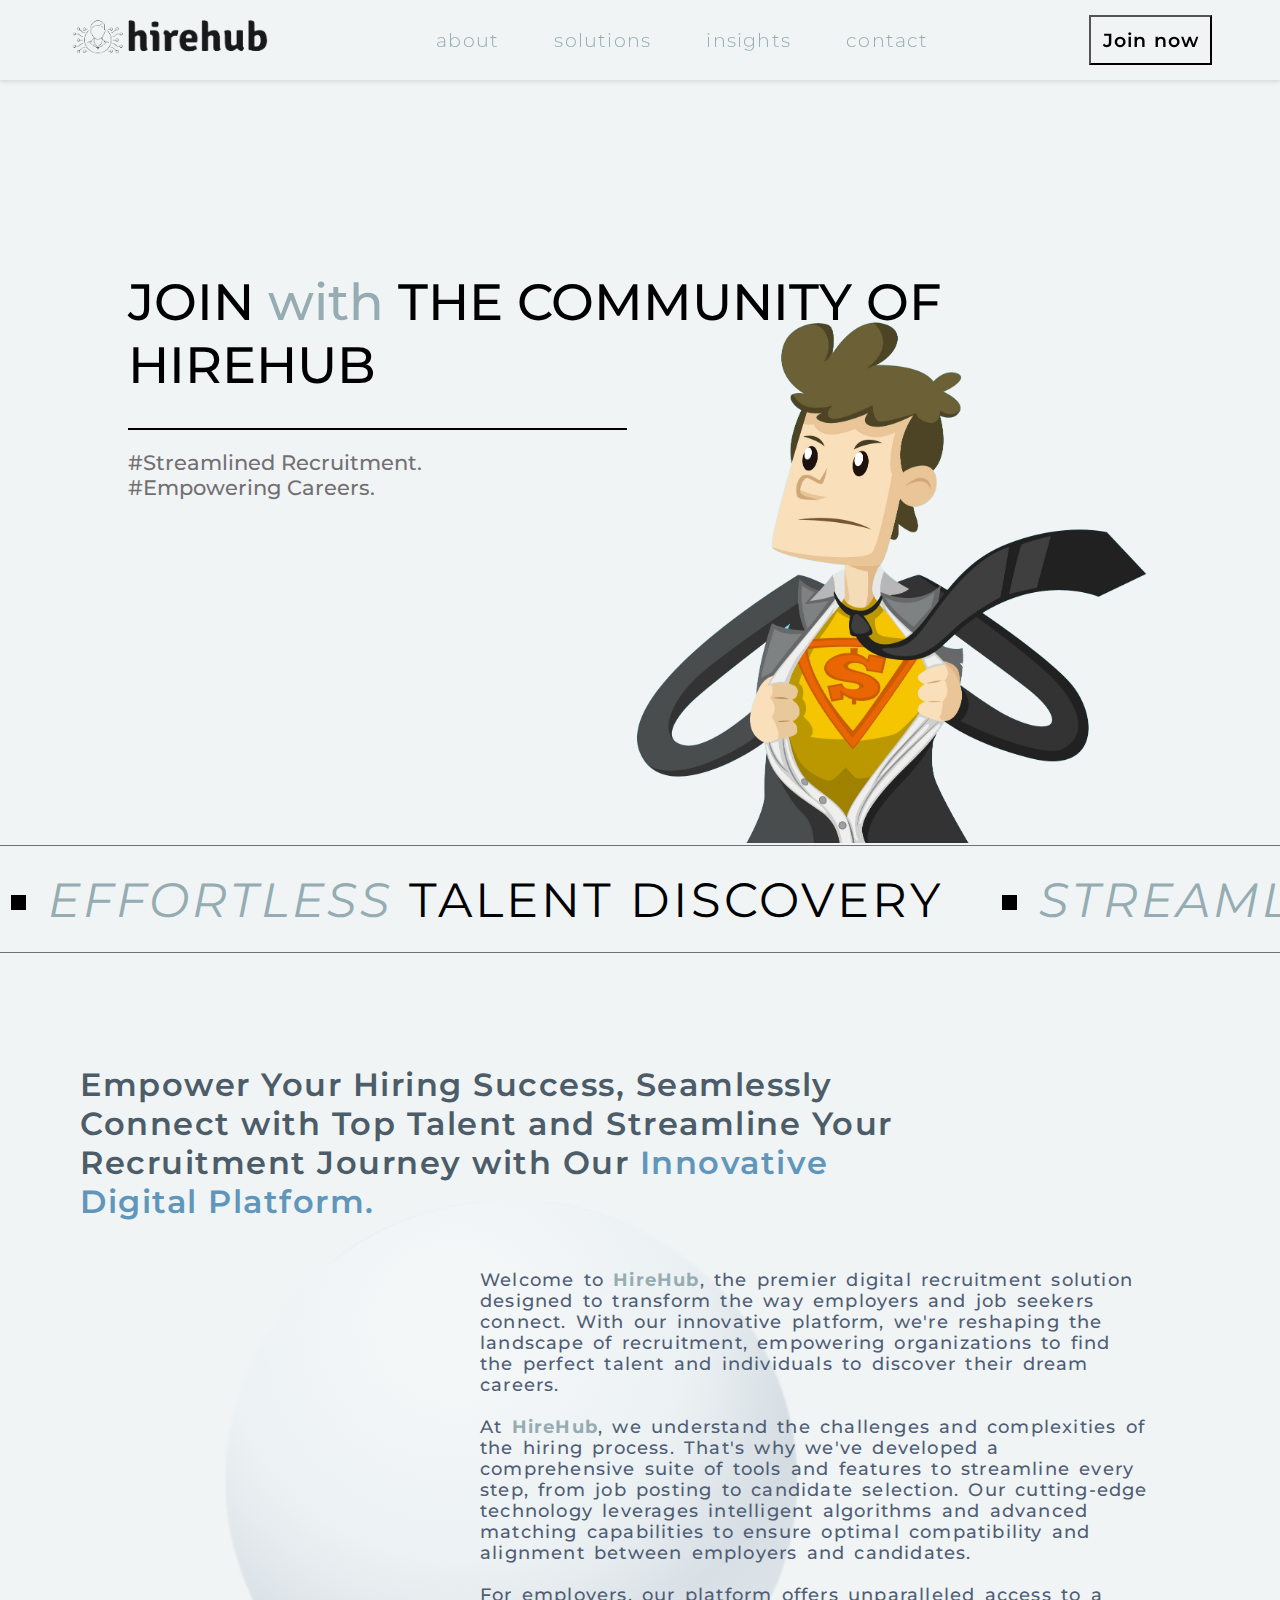
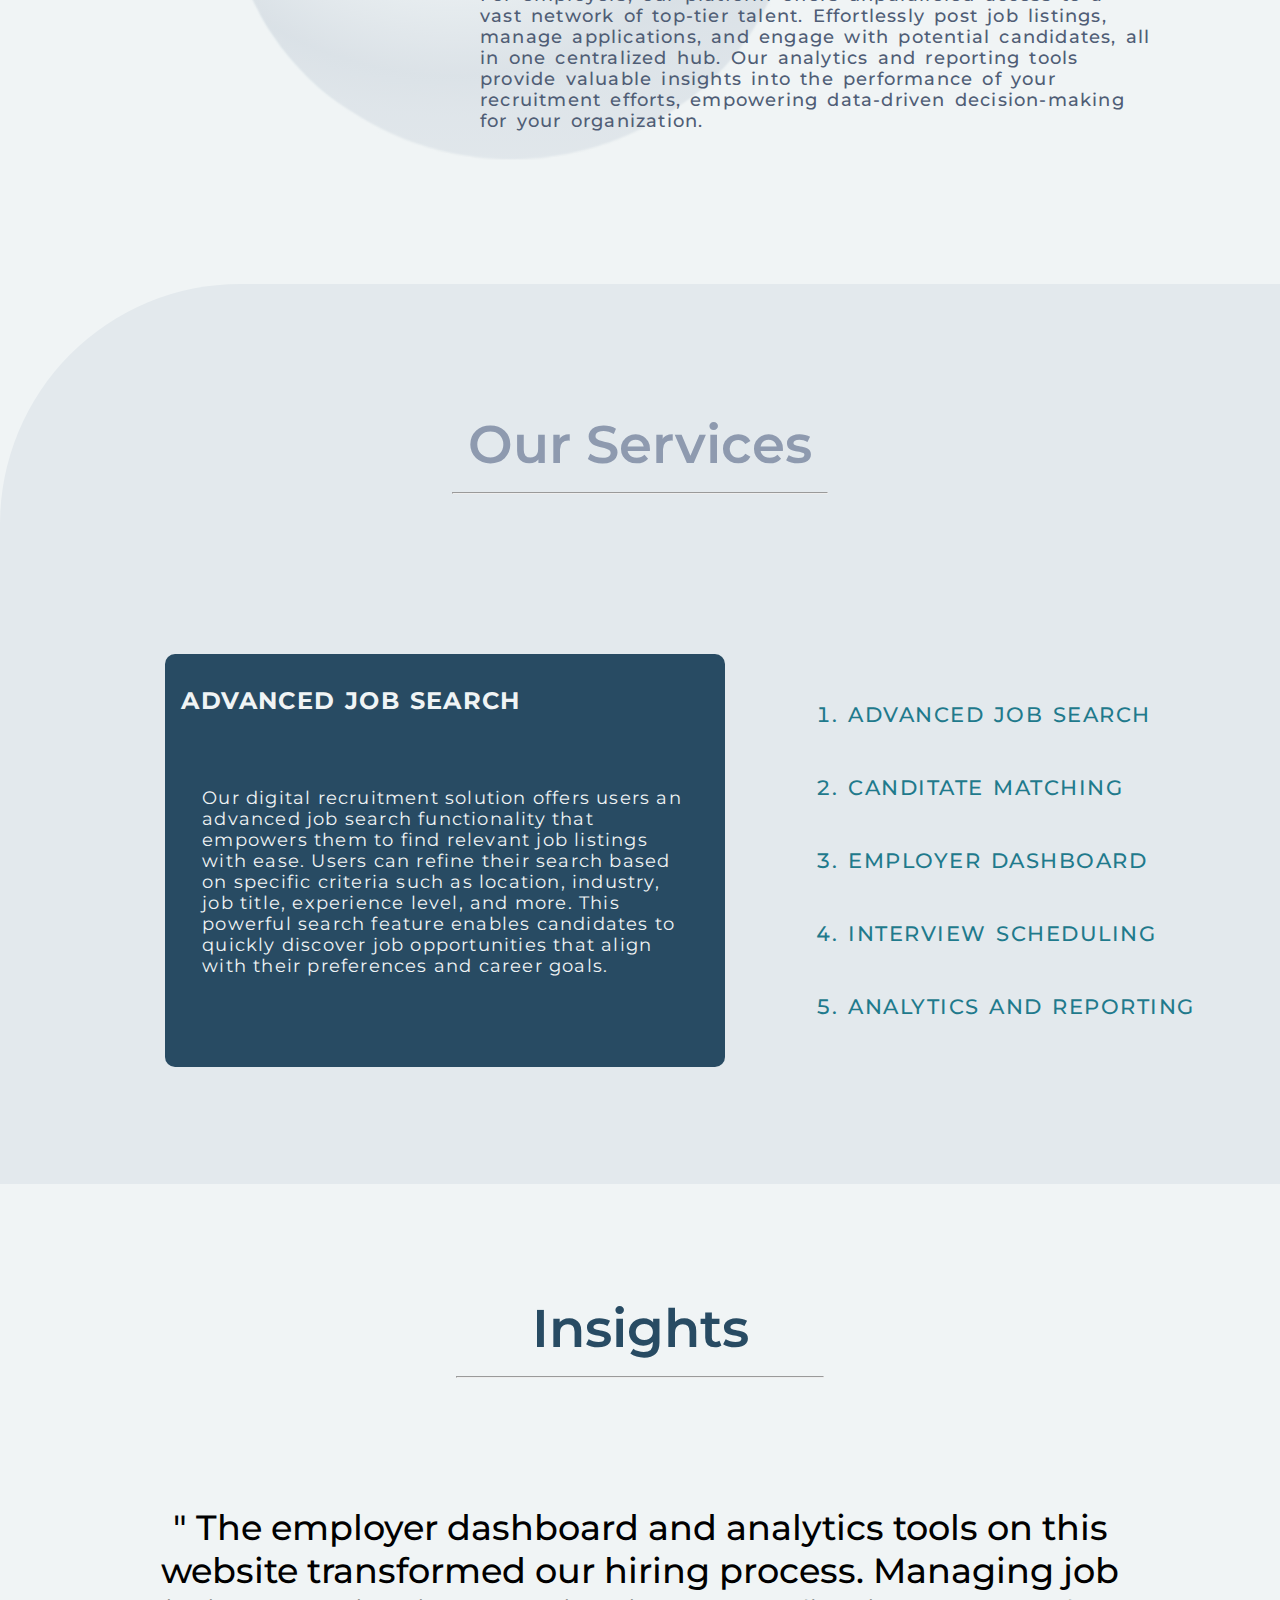
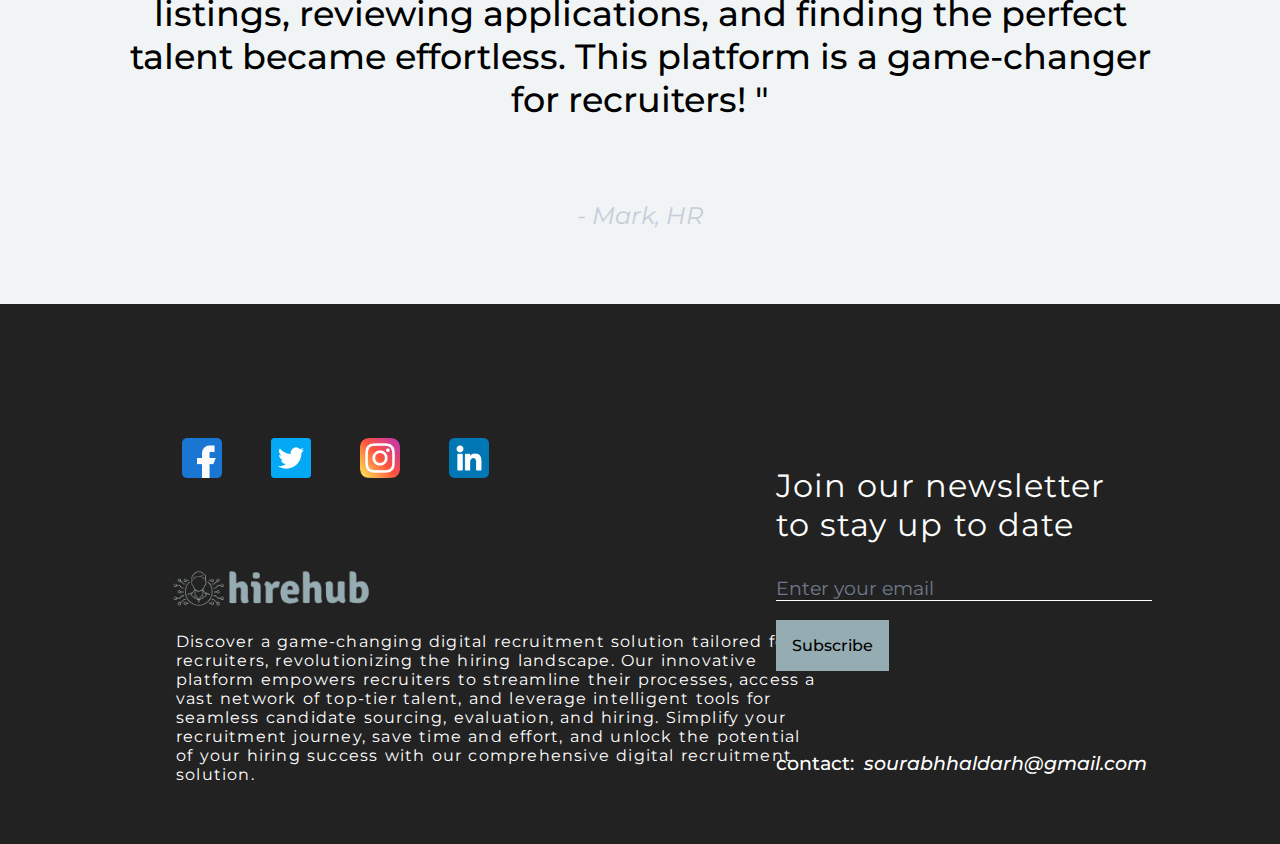
<file: index.html>
<!DOCTYPE html>
<html lang="en">
<head>
    <meta charset="UTF-8">
    <meta name="viewport" content="width=device-width, initial-scale=1.0">
    <title>HireHub</title>
    <link rel="stylesheet" href="Home.css">
</head>
<body>
    <!-- menu section -->
    <nav>
        <div class="nav-logo">
          <img src="img/logo.png" alt="logo">
        </div>
        <div class="nav-items">
            <a href="#about-section">about</a>
            <a href="#solution-section">solutions</a>
            <a href="#in-section">insights</a>
            <a href="#contact-section">contact</a>
        </div>
        <div class="nav-login">
            <button onclick="redirectLogin()">Join now</button>
        </div>
    </nav>

    <!-- Hero section -->
    <div id="hero-section">
        <div class="hero-text">
            <div class="hero-head">
                <h1>JOIN <span>with</span> THE COMMUNITY OF HIREHUB</h1>
              </div>
              <hr class="hero-line">
              <div class="hero-subhead">
                  <span>#Streamlined Recruitment.</span><br>
                  <span>#Empowering Careers.</span>
              </div>
        </div>
        <div class="hero-img">
            <img src="img/hero.png" alt="hero">
        </div>
    </div>


    <!-- Benefits section -->
    <div id="benefit-section">
                <ul class="benefits" style="list-style-type:square">
                    <li><span>EFFORTLESS</span> TALENT DISCOVERY</li>
                    <li><span>STREAMLINED</span> HIRING PROCESS</li>
                    <li><span>SUPERCHARGE</span> YOUR HIRING</li>
                    <li>RECRUIT WITH <span>CONFIDENCE</span></li>
                    <li>SIMPLIFY, AMPLIFY, <span>RECRUIT</span></li>
                </ul>
    </div>

    <!-- About section -->
    <div id="about-section">
        <div class="about-head">
            <h1>Empower Your Hiring Success, Seamlessly Connect with Top Talent and Streamline Your Recruitment Journey with Our <span>Innovative Digital Platform.</span>
            </h1>
            <div class="about-info">
                Welcome to <span>HireHub</span>, the premier digital recruitment solution designed to transform the way employers and job seekers connect. With our innovative platform, we're reshaping the landscape of recruitment, empowering organizations to find the perfect talent and individuals to discover their dream careers.<br><br>At <span>HireHub</span>, we understand the challenges and complexities of the hiring process. That's why we've developed a comprehensive suite of tools and features to streamline every step, from job posting to candidate selection. Our cutting-edge technology leverages intelligent algorithms and advanced matching capabilities to ensure optimal compatibility and alignment between employers and candidates.<br><br>For employers, our platform offers unparalleled access to a vast network of top-tier talent. Effortlessly post job listings, manage applications, and engage with potential candidates, all in one centralized hub. Our analytics and reporting tools provide valuable insights into the performance of your recruitment efforts, empowering data-driven decision-making for your organization.
            </div>
        </div>
    </div>

    <!-- Solution section -->

    <div id="solution-section">
        <div class="solution-head">
            <h1>Our Services</h1>
            <hr class="solution-line">
        </div>
        <div class="solution-main">
            <div class="solution-box">
                <h2>ADVANCED JOB SEARCH</h2>
                <div>Our digital recruitment solution offers users an advanced job search functionality that empowers them to find relevant job listings with ease. Users can refine their search based on specific criteria such as location, industry, job title, experience level, and more. This powerful search feature enables candidates to quickly discover job opportunities that align with their preferences and career goals.</div>
            </div>
            <div class="solution-item">
                 <ol start="1">
                   <li>ADVANCED JOB SEARCH</li>
                   <li>CANDITATE MATCHING</li>
                   <li>EMPLOYER DASHBOARD</li>
                   <li>INTERVIEW SCHEDULING</li>
                   <li>ANALYTICS AND REPORTING</li>
                 </ol>
            </div>
        </div>
    </div>

    <!-- Insights section -->

    <div id="in-section">
        <div class="in-head">
          <h1>Insights</h1>
          <hr class="in-line">
        </div>
        <div class="carousel-container">
          <div class="testimonial-carousel">
            <div class="carousel-item active">
              <div class="in-main">
                <div>
                  " The employer dashboard and analytics tools on this website transformed our hiring process. Managing job listings, reviewing applications, and finding the perfect talent became effortless. This platform is a game-changer for recruiters! "
                </div>
                <p class="in-name">
                  - Mark, HR
                </p>
              </div>
            </div>
            <div class="carousel-item">
              <div class="in-main">
                <div>
                  " This website helped me find my dream job in no time! The advanced job search and candidate matching features made it easy to discover relevant opportunities and connect with employers who valued my skills. Highly recommended! "
                </div>
                <p class="in-name">
                  - Sarah, User
                </p>
              </div>
            </div>
            <div class="carousel-item">
              <div class="in-main">
                <div>
                  " I'm impressed with how this website simplified our recruitment process. The interview scheduling feature saved us time and made coordination a breeze. The job alerts kept us in the loop with qualified candidates. A must-have tool for recruiters! "
                </div>
                <p class="in-name">
                  - Emily, Hiring Manager
                </p>
              </div>
            </div>
          </div>
        </div>
      </div>
      
      <!-- Footer Section -->

      <footer id="contact-section">
        <div class="icons">
           <img src="img/facebook.png" alt="facebook">
           <img src="img/twitter.png" alt="twitter">
           <img src="img/instagram.png" alt="instagram">
           <img src="img/linkedin.png" alt="linkedin">
        </div>
        <div class="foot-logo">
           <img src="img/logo2.png" alt="logo2">
        </div>
        <div class="foot-about">
            Discover a game-changing digital recruitment solution tailored for recruiters, revolutionizing the hiring landscape. Our innovative platform empowers recruiters to streamline their processes, access a vast network of top-tier talent, and leverage intelligent tools for seamless candidate sourcing, evaluation, and hiring. Simplify your recruitment journey, save time and effort, and unlock the potential of your hiring success with our comprehensive digital recruitment solution.
        </div>

        <div class="foot-news">
          <p><span>Join our newsletter</span> to stay up to date</p>
          <input type="text" class="foot-email" placeholder="Enter your email">
          <button>Subscribe</button>
          <div class="my-email">contact: <span>&nbsp;sourabhhaldarh@gmail.com</span></div>
        </div>
      </footer>

</body>
<script src="index.js"></script>
</html>
</file>
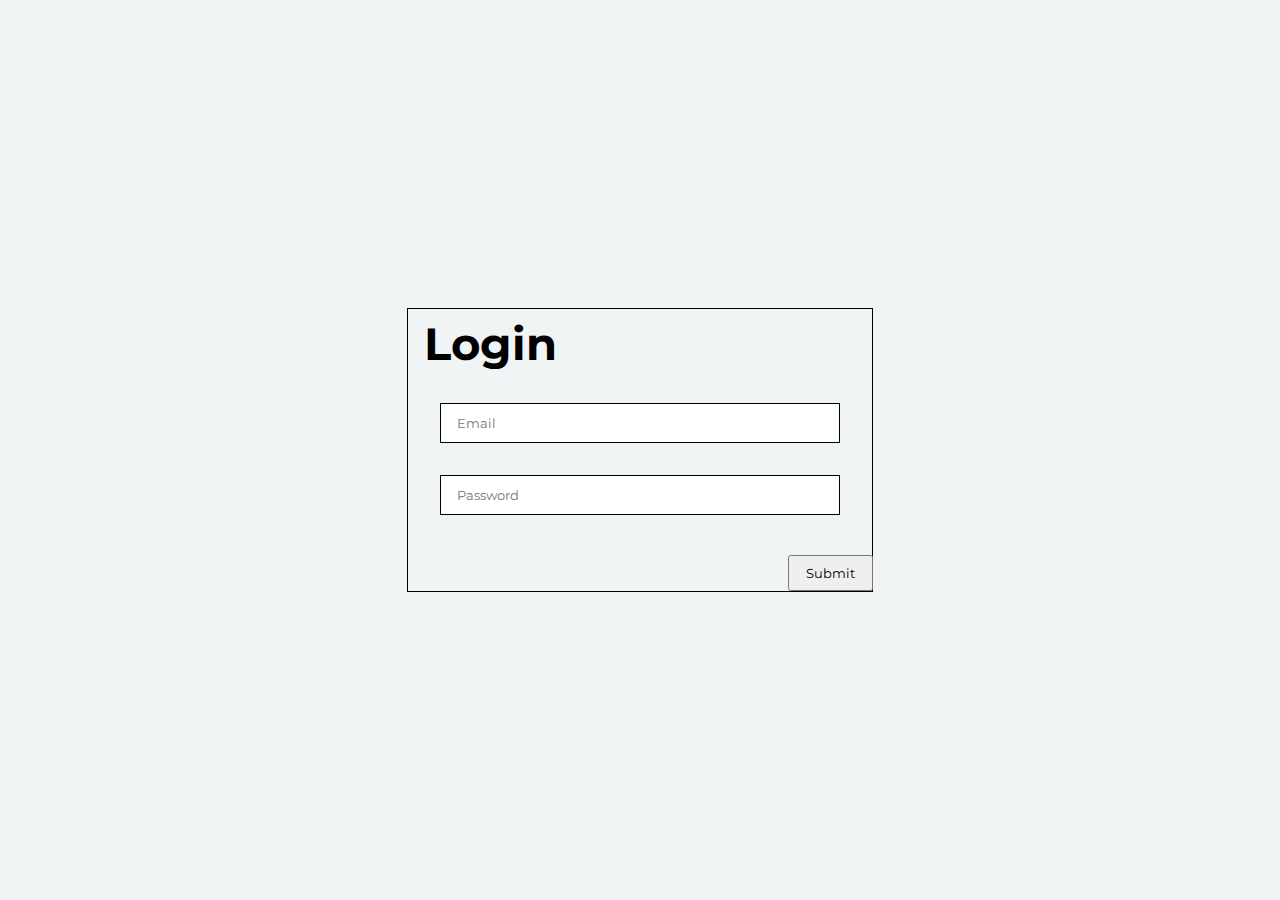
<file: Login.html>
<!DOCTYPE html>
<html lang="en">
<head>
    <meta charset="UTF-8">
    <meta name="viewport" content="width=device-width, initial-scale=1.0">
    <title>HireHub</title>
    <link rel="stylesheet" href="Login.css">
</head>
<body>
    <div class="login-section">
         <div class="login-main"> 
            <h1>Login</h1>
            <input type="text" class="email" placeholder="Email">
            <input type="password" class="password" placeholder="Password">
            <button onclick="redirectSearch()">Submit</button>
         </div>
    </div>
</body>
<script src="Login.js"></script>
</html>
</file>
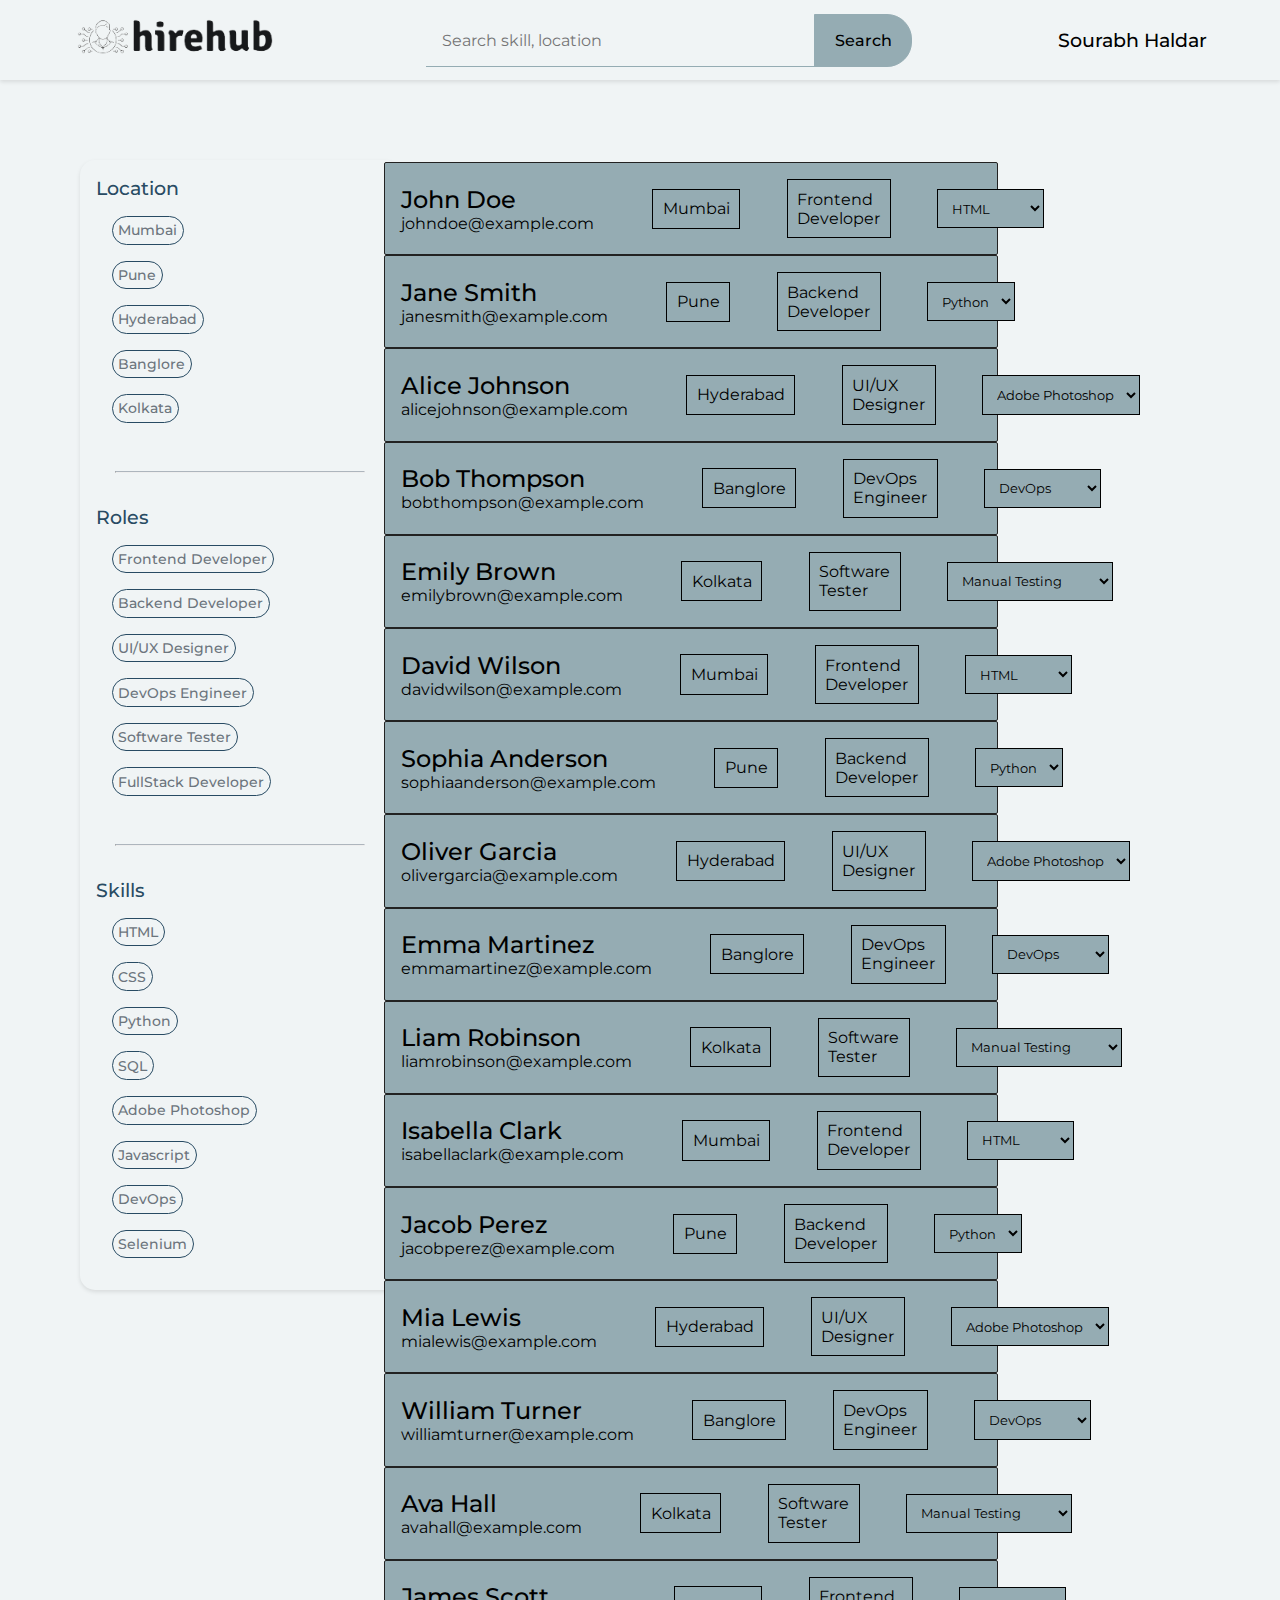
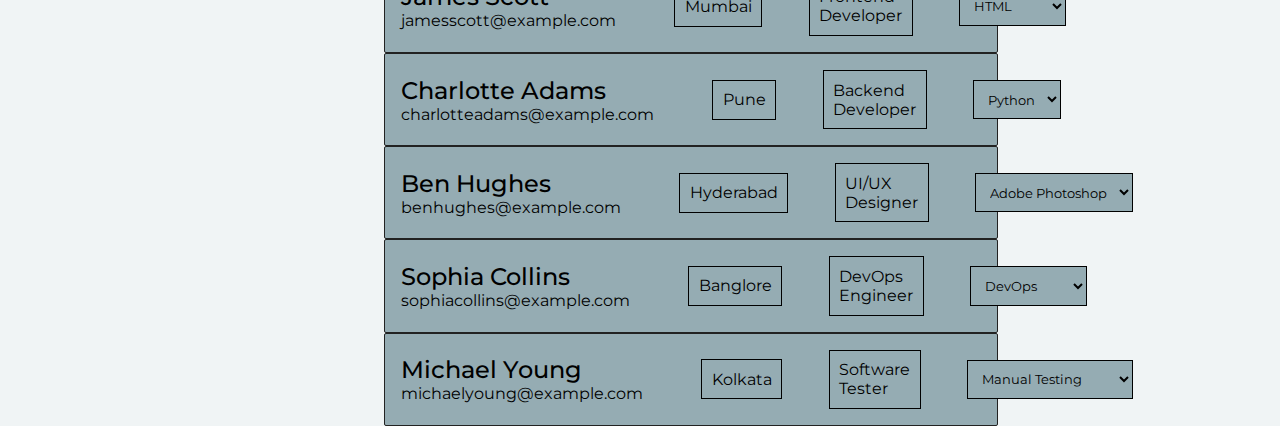
<file: Search.html>
<!DOCTYPE html>
<html lang="en">
<head>
    <meta charset="UTF-8">
    <meta name="viewport" content="width=device-width, initial-scale=1.0">
    <title>HireHub</title>
    <link rel="stylesheet" href="Search.css">
</head>
<body>
    <!-- menu section -->
    <nav>
        <div class="nav-logo">
          <img src="img/logo.png" alt="logo">
        </div>
        <div class="nav-search">
          <input type="text" class="search-field" placeholder="Search skill, location">
          <button>Search</button>
        </div>
        <div class="nav-name">
            Sourabh Haldar
        </div>
    </nav>

    <!-- Filter section -->
   <div id="filter-section">
    <div class="location">
       <p>Location</p>
       <span id="l1">Mumbai</span>
       <span id="l2">Pune</span>
       <span id="l3">Hyderabad</span>
       <span id="l4">Banglore</span>
       <span id="l5">Kolkata</span>
    </div>
     <hr class="filter-line">
    <div class="roles">
        <p>Roles</p>
        <span id="r1">Frontend Developer</span>
        <span id="r2">Backend Developer</span>
        <span id="r3">UI/UX Designer</span>
        <span id="r4">DevOps Engineer</span>
        <span id="r5">Software Tester</span>
        <span id="r6">FullStack Developer</span>
    </div>
    <hr class="filter-line">
    <div class="skills">
        <p>Skills</p>
        <span id="s1">HTML</span>
        <span id="s2">CSS</span>
        <span id="s3">Python</span>
        <span id="s4">SQL</span>
        <span id="s5">Adobe Photoshop</span>
        <span id="s6">Javascript</span>
        <span id="s7">DevOps</span>
        <span id="s8">Selenium</span>
    </div>
   </div>
 
   <!-- User Section -->

   <div id="user-section">
      <!-- <div class="user">
        <div>
            <p>Sourabh Haldar</p>
            <span>sourabhhaldarh@gmail.com</span>
        </div>
        <div class="user-location">Nagpur</div>
        <div class="user-role">Frontend Developer</div>
        <select class="user-skills">
            <option value="option1">HTML</option>
            <option value="option2">Python</option>
            <option value="option3">Javascript</option>
          </select>
      </div> -->

   </div>

</body>
<script src="Search.js"></script>
</html>
</file>
<file: Home.css>
@import url('https://fonts.googleapis.com/css2?family=Montserrat:ital,wght@0,100;0,200;0,300;0,400;0,500;0,600;0,700;0,800;1,400&display=swap');

*{
    padding: 0%;
    margin: 0%;
    box-sizing: border-box;
    font-family: 'Montserrat', sans-serif;
    scroll-behavior: smooth;
}

body{
    background-color: #f0f4f5;
}


nav{
    display: flex;
    justify-content: space-around;
    align-items: center;
    height: 5rem;
    /* border: 1px solid red; */
    position: fixed;
    width: 100vw;
    z-index: 3;
    background-color: #f0f4f5;
    box-shadow: 0 2px 4px rgba(0, 0, 0, 0.1);
}

.nav-logo > img{
    width: 13rem;
    cursor: pointer;
}

.nav-items a{
    text-decoration: none;
    color: #95acb3;
    padding: 1.6rem;
    font-size: 1.2rem;
    font-weight: 300;
    letter-spacing: 1.2px;
    transition: font-weight 0.3s;
}

.nav-items a:hover{
    font-weight: 600;
}

.nav-login > button {
    padding: 0.7rem;
    letter-spacing: 1.2px;
    font-size: 1.2rem;
    font-weight: 600;
    background-color: #f0f4f5;
    cursor: pointer;
    transition: background-color 0.5s;
}

.nav-login > button:hover{
    background-color: #17191b;
    border-radius: 1px;
    color: #95acb3;
}

/* hero-section */

#hero-section{
    height: 85vh;
    /* border: 1px solid red; */
}

.hero-text{
    /* border: 1px solid red; */
    position: absolute;
    top: 30%;
    left: 10%;
}

.hero-head{
    /* border: 1px solid red; */
    width: 52rem; 
}

.hero-head > h1{
    font-size: 3.2rem;
    font-weight: 500;
}

.hero-head span{
    color: #95acb3;
}

.hero-line{
    border: 1px solid black;
    margin-top: 2rem;
    width: 60%;
}

.hero-subhead{
    margin-top: 20px;
    /* border: 1px solid red; */
    width: 20rem;
}

.hero-subhead span{
    font-size: 1.3rem;
    font-weight: 500;
    color: #736f72;
}

.hero-img >img{
    /* border: 1px solid red; */
    position: absolute;
    right: 10%;
    bottom: 6.3%;
    height: 33rem;
}


/* Benefit-section */

#benefit-section{
    height: 12vh;
    margin-top: 5rem;
    overflow: hidden;
    border-top: 1px solid #736f72;
    border-bottom: 1px solid #736f72;
}

.benefits{
    display: flex;
    align-items: center;
    height: 12vh;
    white-space: nowrap;
    animation: move-left 12s linear infinite alternate;
}

@keyframes move-left {
    0% {
        transform: translateX(7%);
    }
    100% {
        transform: translateX(-145%);
    }
}

.benefits li{
    font-size: 3rem;
    margin: 3rem;
    letter-spacing: 3px;
}

.benefits span{
    color: #95acb3;
    font-style: italic;
}


/* about section */

#about-section{
    min-height: 91vh;
    background-image: linear-gradient(rgba(240, 244, 245, 0.7), rgba(240, 244, 245, 0.9)), url(img/sphere2.png);
    background-repeat: no-repeat;
    background-size: 53%;
    background-position: 28%;
}

.about-head > h1{
    /* border: 1px solid red; */
    font-size: 2.5vmax;
    font-weight: 600;
    letter-spacing: 1.5px;
    width: 68%;
    margin-left: 5rem;
    margin-top: 7rem;
    color: #4c5c68;
}

.about-head span{
    color: #6096ba;
}

.about-info{
    /* border: 1px solid red; */
    font-size: 1.1rem;
    font-weight: 500;
    width: 42rem;
    position: absolute;
    right: 10%;
    margin-top: 3rem;
    color: #4f5d75;
    word-spacing: 3px;
    letter-spacing: 1.2px;
}

.about-info span{
    color: #95acb3;
    font-weight: 700;
}

/* Solution section */

#solution-section{
    height: 100vh;
    background-color: #e3e9ed;
    border-top-left-radius: 15rem;
}

.solution-head h1{
    text-align: center;
    padding-top: 8rem;
    font-size: 3.3rem;
    font-weight: 600;
    color: #8e9aaf;
}

.solution-line{
    width: 23.5rem;
    margin-top: 1rem;
    margin-left: auto;
    margin-right: auto;
}

.solution-line2{
    margin-top: 1.2rem;
    width: 24rem;
}

.solution-main{
    display: flex;
    justify-content: space-around;
    margin-top: 10rem;
    margin-left: 10%;
}

.solution-box{
    /* border: 1px solid red; */
    width: 35rem;
    background-color: #284b63;
    border-radius: 10px;
}

.solution-box h2{
  margin-top: 2rem;
  margin-left: 1rem;
  color: #f0f4f5;
  letter-spacing: 1.2px;
  word-spacing: 2px;
}

.solution-box div{
    font-size: 1.1rem;
    padding: 2.3rem;
    margin-top: 2.2rem;
    color: #f0f4f5;
    letter-spacing: 1.2px;
}

.solution-item{
    right: 12%;
    bottom: 18%;
}

.solution-item li{
    font-size: 1.3rem;
    font-weight: 500;
    margin: 3rem;
    word-spacing: 2px;
    letter-spacing: 1.5px;
    color: #1f7a8c;
    cursor: pointer;
    transition: font-weight 0.1s;
}

.solution-item li:hover{
    font-weight: 700;
}


/* Insights section */

#in-section{
     min-height: 80vh;
}

.in-head h1{
    text-align: center;
    padding-top: 7rem;
    font-size: 3.3rem;
    font-weight: 600;
    color: #284b63;
}

.in-line{
    width: 23rem;
    margin-top: 1rem;
    margin-left: auto;
    margin-right: auto;
}

.in-main{
    width: 80%;
    margin-left: auto;
    margin-right: auto;
    margin-top: 8rem;
}

.in-main > div{
    font-size: 2.2rem;
    font-weight: 500;
    text-align: center;
}

.in-name{
   font-size: 1.5rem;
   text-align: center;
   margin-top: 5rem;
   color: #c7ccdb;
   font-style: italic;
}

.carousel-container {
    overflow: hidden;
    margin-bottom: 20px;
}
  
.testimonial-carousel {
    display: flex;
    transition: transform 0.4s ease-in-out;
}
  
.carousel-item {
    flex: 0 0 100%;
}

  
/* Footer section */

#contact-section{
    position: relative;
}

footer{
    background-color: #222222;
    color: #fff;
    height: 60vh;
}

.icons{
    margin-left: 10rem;
    padding-top: 7rem;
    /* border: 1px solid red; */
    width: 25rem;
}

.icons img{
    width: 2.5rem;
    margin: 1.4rem;
    cursor: pointer;
}

.foot-logo{
    /* border: 1px solid red; */
    width: 40rem;
    margin-top: 4rem;
}

.foot-logo img{
    width: 13rem;
    cursor: pointer;
    margin-left: 10.5rem;
}

.foot-about{
    /* border: 1px solid red; */
    width: 40rem;
    margin-left: 11rem;
    margin-top: 1rem;
    letter-spacing: 1.2px;
    word-spacing: 1px;
}

.foot-news{
    position: absolute;
    right: 10%;
    top: 30%;
}

.foot-news p{
    /* border: 1px solid red; */
    font-size: 2rem;
    width: 22rem;
    word-spacing: 1.2px;
    letter-spacing: 1px;
}

.foot-news>span{
    color: #95acb3;
}

.foot-email{
    display: block;
    width: 23.5rem;
    border: none;
    outline: none;
    background-color: #222222;
    color: #fff;
    border-bottom: 1px solid #fff;
    margin-top: 2rem;
    font-size: 1.2rem;
}

.foot-email::placeholder{
    color: #70798c;
}

.foot-news > button{
    background-color: #95acb3;
    border: none;
    cursor: pointer;
    padding: 1rem;
    margin-top: 1.2rem;
    font-size: 1rem;
    font-weight: 500;
}

.my-email{
    font-size: 1.2rem;
    margin-top: 5rem;
    font-weight: 500;
}

.my-email > span{
    font-style: italic;
}
</file>
<file: Login.css>
@import url('https://fonts.googleapis.com/css2?family=Montserrat:ital,wght@0,100;0,200;0,300;0,400;0,500;0,600;0,700;0,800;1,400&display=swap');

*{
    padding: 0%;
    margin: 0%;
    box-sizing: border-box;
    font-family: 'Montserrat', sans-serif;
    scroll-behavior: smooth;
}

body{
    background-color: #f0f4f5;
}

.login-section{
    /* border: 1px solid red; */
    height: 100vh;
    display: flex;
    justify-content: center;
    align-items: center;
}

.login-main{
    border: 1px solid black;
}

h1{
    font-size: 2.8rem;
    margin-left: 1rem;
    margin-top: 0.5rem;
}

input{
    display: block;
    width: 25rem;
    height: 2.5rem;
    padding-left: 1rem;
    margin: 2rem;
    border: 1px solid black;
}

button{
    padding: 0.5rem 1rem;
    display: flex;
    margin-left: 82%;
    margin-top: 2.5rem;
    cursor: pointer;
}
</file>
<file: Search.css>
@import url('https://fonts.googleapis.com/css2?family=Montserrat:ital,wght@0,100;0,200;0,300;0,400;0,500;0,600;0,700;0,800;1,400&display=swap');

*{
    padding: 0%;
    margin: 0%;
    box-sizing: border-box;
    font-family: 'Montserrat', sans-serif;
    scroll-behavior: smooth;
}

body{
    background-color: #f0f4f5;
}

nav{
    display: flex;
    justify-content: space-around;
    align-items: center;
    height: 5rem;
    /* border: 1px solid red; */
    /* position: fixed; */
    width: 100%;
    /* z-index: 3; */
    background-color: #f0f4f5;
    box-shadow: 0 2px 4px rgba(0, 0, 0, 0.1);
}

.nav-logo > img{
    width: 13rem;
    cursor: pointer;
}

.nav-search{
    /* border: 1px solid red; */
    width: 38%;
}
.search-field{
    border: none;
    width: 80%;
    padding: 1rem;
    background-color: #f0f4f5;
    font-size: 1rem;
    border-bottom: 1px solid #95acb3;
}

.nav-search > button {
    width: 20%;
    margin-left: -5px;
    padding: 1rem;
    font-size: 1rem;
    font-weight: 500;
    border: 1px solid #95acb3;
    border-top-right-radius: 25px;
    border-bottom-right-radius: 25px;
    background-color: #95acb3;
    cursor: pointer;
}

.nav-name{
    font-size: 1.2rem;
    font-weight: 500;
}

/* filter section */

#filter-section{
    background-color: #f0f4f5;
    min-height: 80vh;
    width: 20rem;
    margin-left: 5rem;
    margin-top: 5rem;
    border-radius: 15px;
    box-shadow: 0 2px 4px rgba(0, 0, 0, 0.1);
}

#filter-section p {
    font-size: 1.2rem;
    font-weight: 500;
    color: #284b63;
    /* border: 1px solid red; */
}

#filter-section span{
    display: block;
    margin: 1rem;
    padding: 0.33rem;
    border: 1px solid #284b63;
    width: fit-content;
    border-radius: 15px;
    font-size: 0.85rem;
    font-weight: 500;
    cursor: pointer;
    color: #6c757d;
}

.location{
    /* border: 1px solid red; */
    padding-top: 1rem;
    margin-left: 1rem;
}

.roles{
    /* border: 1px solid red; */
    margin-top: 2rem;
    margin-left: 1rem;
}

.skills{
    /* border: 1px solid red; */
    margin-top: 2rem;
    margin-left: 1rem;
    padding-bottom: 1rem;
}

.filter-line{
    width: 78%;
    margin-left: auto;
    margin-right: auto;
    margin-top: 3rem;
    border-top: 1px solid #adb5bd;
}

/* user section */

#user-section{
    /* border: 1px solid red; */
    width: 60%;
    position: absolute;
    top: 18%;
    right: 10%;
}

.user{
    background-color: #95acb3;
    border: 1px solid #222222;
    border-radius: 2px;
    display: flex;
    align-items: center;
    padding: 1rem;
    width: 80%;
}

.user p{
    font-size: 1.5rem;
    font-weight: 500;
}

.user-location{
    margin-left: 10%;
    border: 1px solid black;
    padding: 0.6rem;
}

.user-role{
    margin-left: 8%;
    border: 1px solid black;
    padding: 0.6rem;
}

.user-skills{
    background-color: #95acb3;
    border: 1px solid black;
    outline: none;
    cursor: pointer;
    margin-left: 8%;
    padding: 0.6rem;
}
</file>
